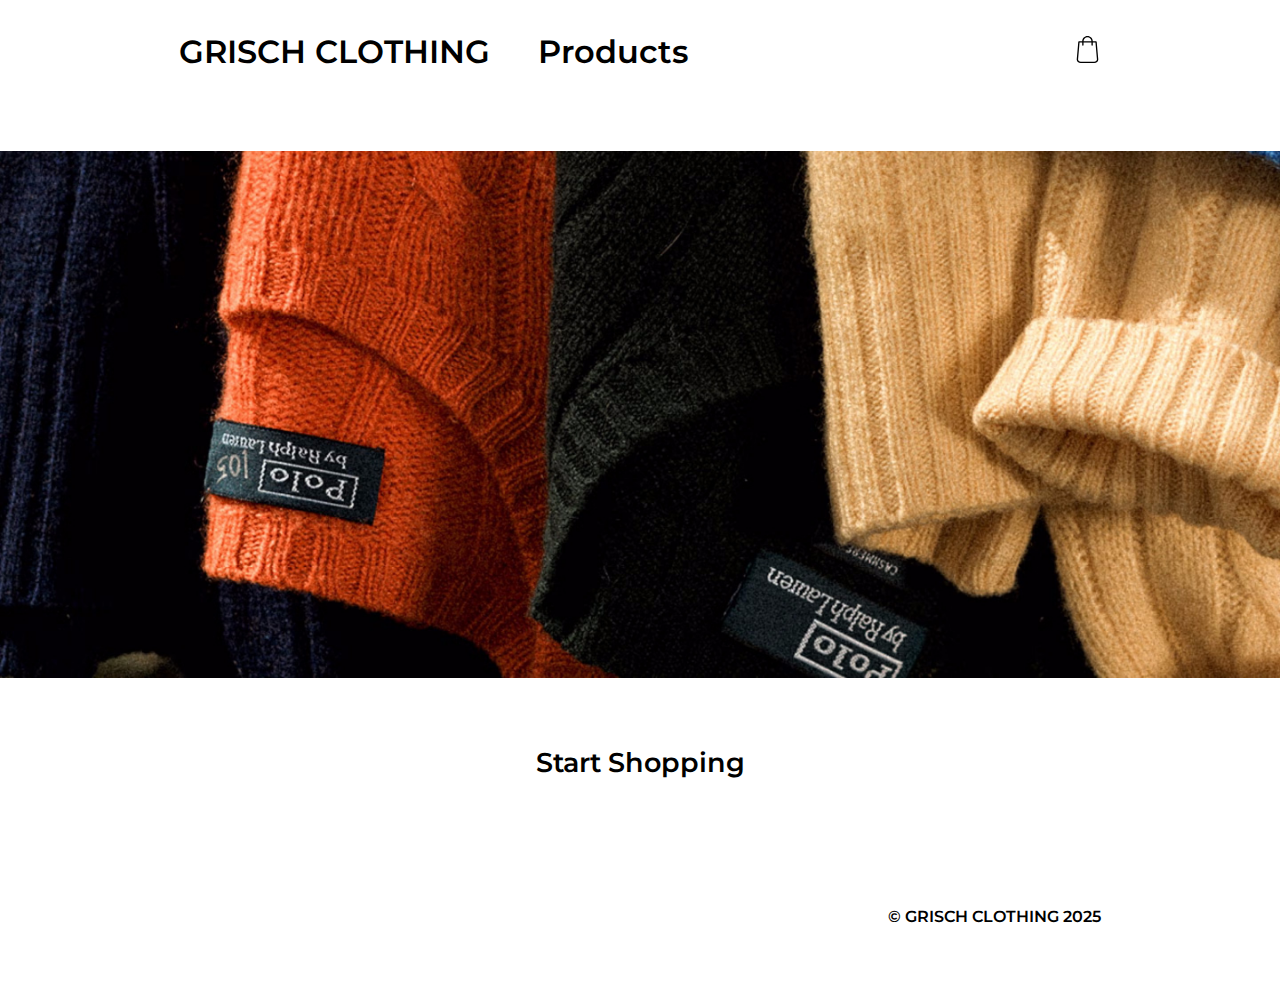
<file: index.html>
<!DOCTYPE html>
<html lang="en">
  <head>
    <meta charset="UTF-8" />
    <meta name="viewport" content="width=device-width, initial-scale=1.0" />
    <title>Grisch Clothing</title>

    <link rel="preconnect" href="https://fonts.googleapis.com" />
    <link rel="preconnect" href="https://fonts.gstatic.com" crossorigin />
    <link
      href="https://fonts.googleapis.com/css2?family=DM+Serif+Text:ital@0;1&family=Montserrat:ital,wght@0,100..900;1,100..900&display=swap"
      rel="stylesheet"
    />
    <link rel="stylesheet" href="CSS/main.css" />
  </head>
  <body>
    <header>
      <nav>
        <ul id="nav-bar">
          <li><a href="index.html">GRISCH CLOTHING</a></li>
          <li><a href="product-page.html">Products</a></li>
          <li>
            <a href="shopping-cart.html">
              <img
                src="Images\Navigation\shopping-bag.svg"
                alt="Shopping bag icon"
                id="shopping-bag-icon"
            /></a>
          </li>
        </ul>
      </nav>
    </header>
    <main>
      <a href="product-page.html"
        ><img
          src="Images\Homepage\Homepage-Cover-01.jpg"
          alt="Folded sweaters"
          id="folded-sweaters"
      /></a>
      <a id="start-shopping-text" href="product-page.html">Start Shopping</a>
    </main>
    <footer>
      <p>© GRISCH CLOTHING 2025</p>
    </footer>
  </body>
</html>
</file>
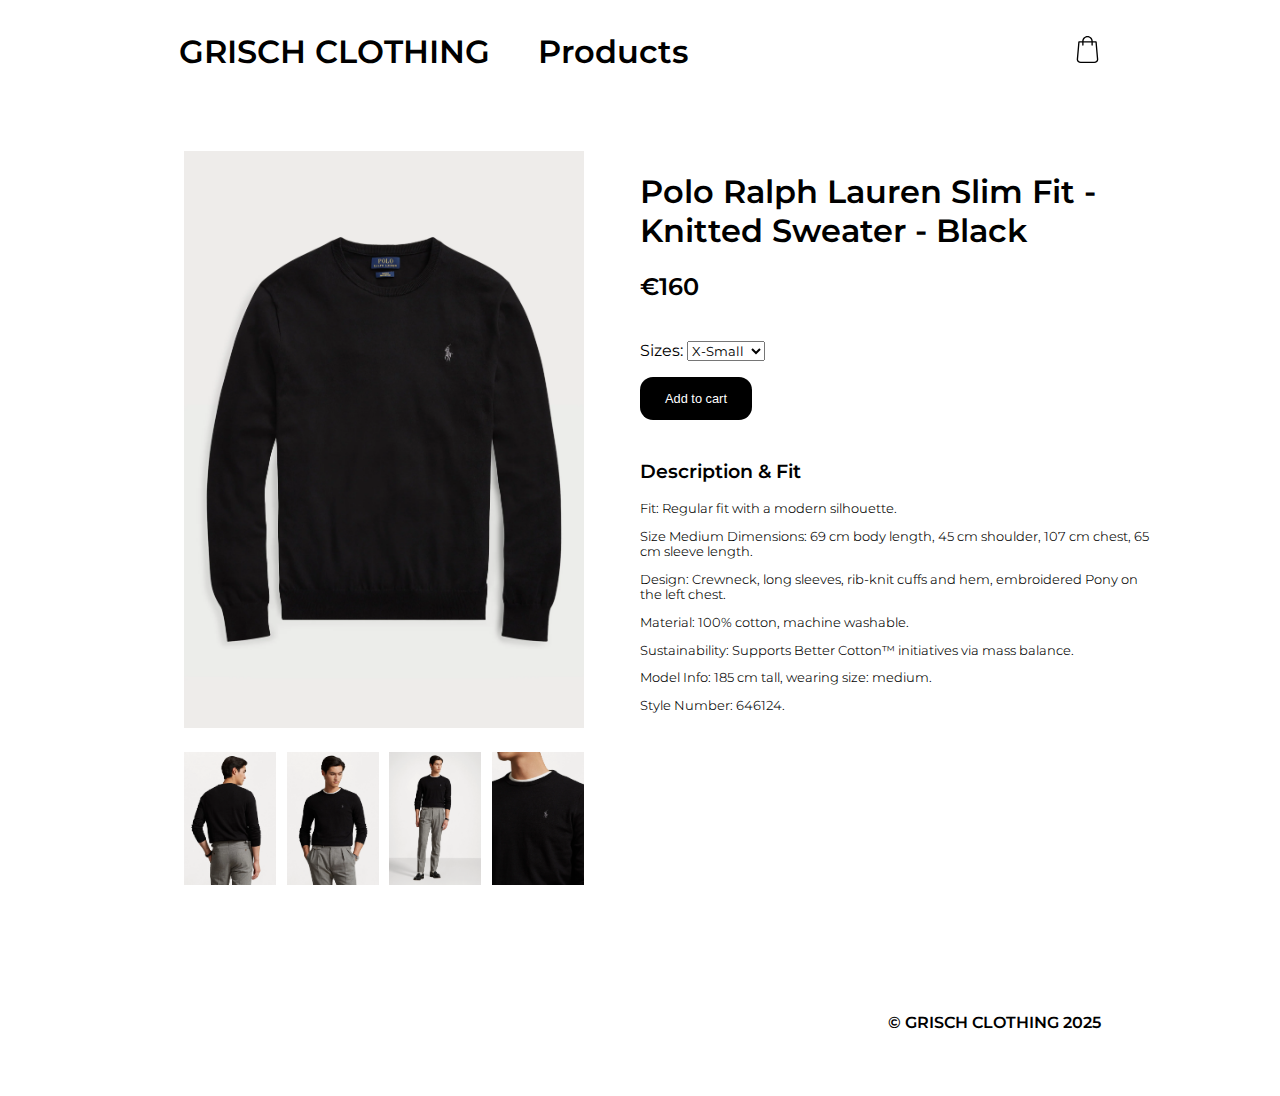
<file: detail-page.html>
<!DOCTYPE html>
<html lang="en">
  <head>
    <meta charset="UTF-8" />
    <meta name="viewport" content="width=device-width, initial-scale=1.0" />
    <title>Polo Ralph Lauren Knitted Sweater - Black</title>

    <link rel="preconnect" href="https://fonts.googleapis.com" />
    <link rel="preconnect" href="https://fonts.gstatic.com" crossorigin />
    <link
      href="https://fonts.googleapis.com/css2?family=DM+Serif+Text:ital@0;1&family=Montserrat:ital,wght@0,100..900;1,100..900&display=swap"
      rel="stylesheet"
    />
    <link rel="stylesheet" href="CSS/main.css" />
    <script src="JS/detail-page-add-to-cart.js" defer></script>
  </head>
  <body>
    <header>
      <nav>
        <ul id="nav-bar">
          <li><a href="index.html">GRISCH CLOTHING</a></li>
          <li><a href="product-page.html">Products</a></li>
          <li>
            <a href="shopping-cart.html">
              <img
                src="Images\Navigation\shopping-bag.svg"
                alt="Shopping bag icon"
                id="shopping-bag-icon"
            /></a>
          </li>
        </ul>
      </nav>
    </header>
    <main>
      <div class="detail-container">
        <div class="detail-images">
          <div class="featured-image">
            <img
              src="Images\Products\Product-Image-01(1).webp"
              alt="Polo Ralph Lauren Knitted Sweater - Black"
            />
          </div>
          <div class="flex-images">
            <img
              src="Images\Products\Product-Image-01(2).webp"
              alt="Polo Ralph Lauren Knitted Sweater - Black"
            />
            <img
              src="Images\Products\Product-Image-01(3).webp"
              alt="Polo Ralph Lauren Knitted Sweater - Black"
            />
            <img
              src="Images\Products\Product-Image-01(4).webp"
              alt="Polo Ralph Lauren Knitted Sweater - Black"
            />
            <img
              src="Images\Products\Product-Image-01(5).webp"
              alt="Polo Ralph Lauren Knitted Sweater - Black"
            />
          </div>
        </div>
        <div class="detail-info">
          <div id="product-title">
            <h1 id="item-name-sweater-one">
              Polo Ralph Lauren Slim Fit - Knitted Sweater - Black
            </h1>
          </div>
          <div>
            <h2 id="product-price">€160</h2>
          </div>
          <div class="product-size">
            <label for="sizes">Sizes: </label>
            <select id="sizes">
              <option value="xs">X-Small</option>
              <option value="small">Small</option>
              <option value="medium">Medium</option>
              <option value="large">Large</option>
              <option value="xl">X-Large</option>
            </select>
          </div>
          <button
            class="add-to-cart"
            id="button-polo-ralph-lauren-knitted-sweater-black"
          >
            Add to cart
          </button>
          <div class="product-info">
            <h3>Description & Fit</h3>
            <p>Fit: Regular fit with a modern silhouette.</p>
            <p>
              Size Medium Dimensions: 69 cm body length, 45 cm shoulder, 107 cm
              chest, 65 cm sleeve length.
            </p>
            <p>
              Design: Crewneck, long sleeves, rib-knit cuffs and hem,
              embroidered Pony on the left chest.
            </p>
            <p>Material: 100% cotton, machine washable.</p>
            <p>
              Sustainability: Supports Better Cotton™ initiatives via mass
              balance.
            </p>
            <p>Model Info: 185 cm tall, wearing size: medium.</p>
            <p>Style Number: 646124.</p>
          </div>
        </div>
      </div>
    </main>
    <footer>
      <p>© GRISCH CLOTHING 2025</p>
    </footer>
  </body>
</html>
</file>
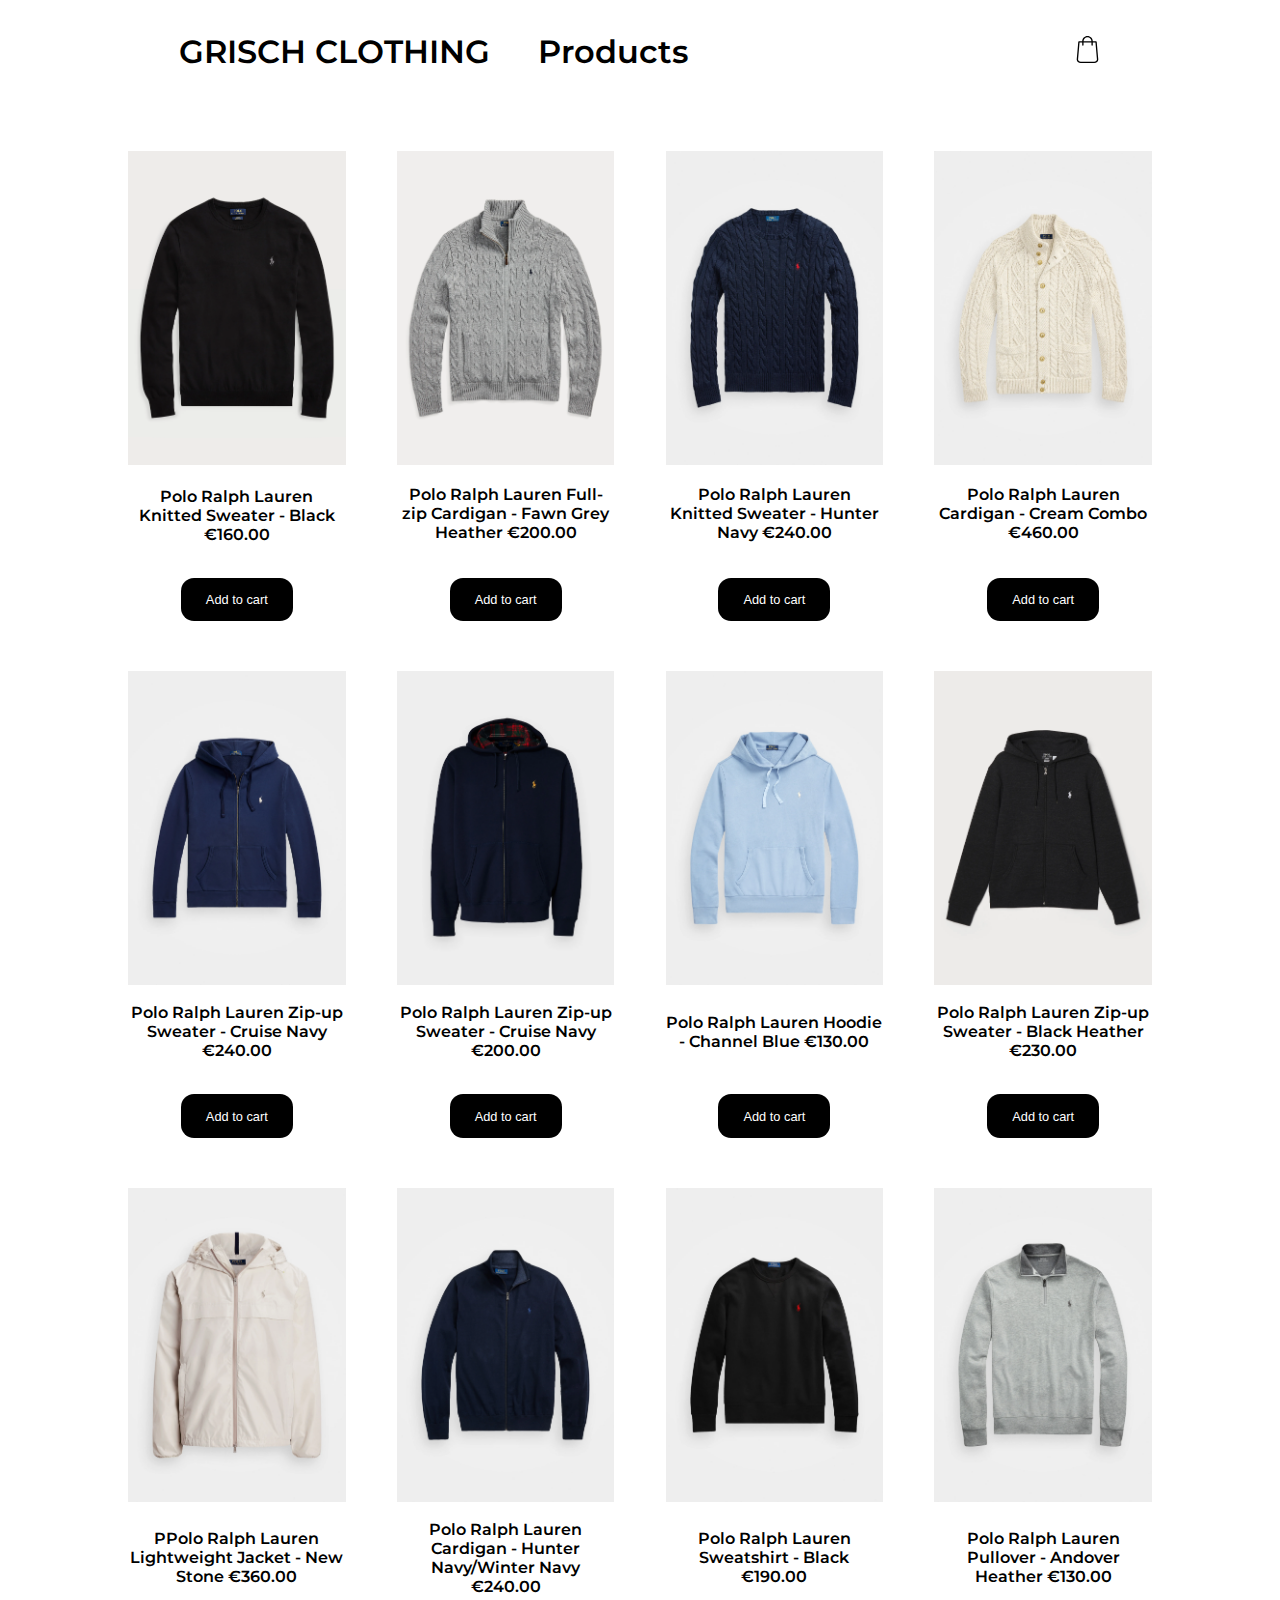
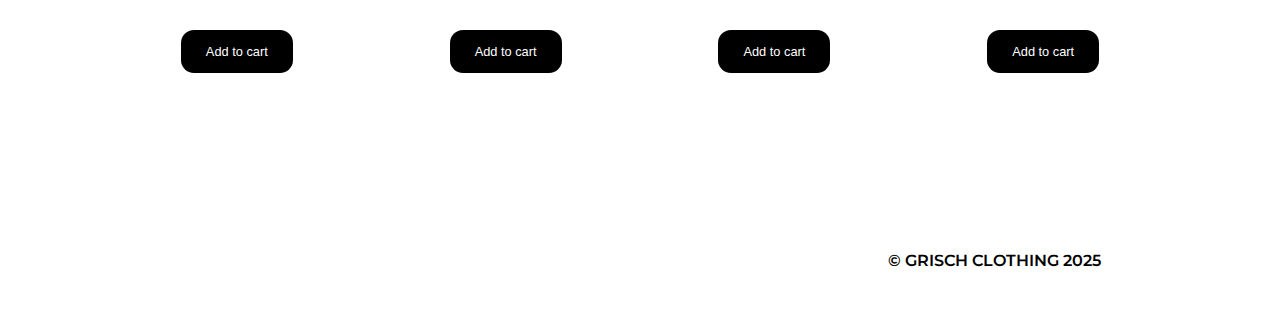
<file: product-page.html>
<!DOCTYPE html>
<html lang="en">
  <head>
    <meta charset="UTF-8" />
    <meta name="viewport" content="width=device-width, initial-scale=1.0" />
    <title>Grisch | Sweaters</title>

    <link rel="preconnect" href="https://fonts.googleapis.com" />
    <link rel="preconnect" href="https://fonts.gstatic.com" crossorigin />
    <link
      href="https://fonts.googleapis.com/css2?family=DM+Serif+Text:ital@0;1&family=Montserrat:ital,wght@0,100..900;1,100..900&display=swap"
      rel="stylesheet"
    />
    <link rel="stylesheet" href="CSS/main.css" />
    <script src="JS/add-to-cart.js" defer></script>
  </head>
  <body>
    <header>
      <nav>
        <ul id="nav-bar">
          <li><a href="index.html">GRISCH CLOTHING</a></li>
          <li><a href="product-page.html">Products</a></li>
          <li>
            <a href="shopping-cart.html">
              <img
                src="Images\Navigation\shopping-bag.svg"
                alt="Shopping bag icon"
                id="shopping-bag-icon"
            /></a>
          </li>
        </ul>
      </nav>
    </header>
    <main>
      <div class="product-grid">
        <div class="product-item">
          <a href="detail-page.html">
            <img
              src="Images\Products\Product-Image-01(1).webp"
              alt="Polo Ralph Lauren Knitted Sweater - Black"
          /></a>
          <p id="item-name-sweater-one">
            Polo Ralph Lauren Knitted Sweater - Black €160.00
          </p>
          <button
            class="add-to-cart"
            id="button-polo-ralph-lauren-knitted-sweater-black"
          >
            Add to cart
          </button>
        </div>

        <div class="product-item">
          <img
            src="Images\Products\Product-Image-02.webp"
            alt="Polo Ralph Lauren Full-zip Cardigan - Fawn Grey Heather"
          />
          <p id="item-name-sweater-two">
            Polo Ralph Lauren Full-zip Cardigan - Fawn Grey Heather €200.00
          </p>
          <button
            class="add-to-cart"
            id="button-polo-ralph-lauren-full-zip-cardigan-fawn-grey-heather"
          >
            Add to cart
          </button>
        </div>

        <div class="product-item">
          <img
            src="Images\Products\Product-Image-03.webp"
            alt="Polo Ralph Lauren Knitted Sweater - Hunter Navy"
          />
          <p>Polo Ralph Lauren Knitted Sweater - Hunter Navy €240.00</p>
          <button class="add-to-cart">Add to cart</button>
        </div>

        <div class="product-item">
          <img
            src="Images\Products\Product-Image-04.webp"
            alt="Polo Ralph Lauren Cardigan - Cream Combo"
          />
          <p>Polo Ralph Lauren Cardigan - Cream Combo €460.00</p>
          <button class="add-to-cart">Add to cart</button>
        </div>

        <div class="product-item">
          <img
            src="Images\Products\Product-Image-05.webp"
            alt="Polo Ralph Lauren Zip-up Sweater - Cruise Navy"
          />
          <p>Polo Ralph Lauren Zip-up Sweater - Cruise Navy €240.00</p>
          <button class="add-to-cart">Add to cart</button>
        </div>

        <div class="product-item">
          <img
            src="Images\Products\Product-Image-06.webp"
            alt="Polo Ralph Lauren Zip-up Sweater - Cruise Navy"
          />
          <p>Polo Ralph Lauren Zip-up Sweater - Cruise Navy €200.00</p>
          <button class="add-to-cart">Add to cart</button>
        </div>

        <div class="product-item">
          <img
            src="Images\Products\Product-Image-07.webp"
            alt="Polo Ralph Lauren Hoodie - Channel Blue"
          />
          <p>Polo Ralph Lauren Hoodie - Channel Blue €130.00</p>
          <button class="add-to-cart">Add to cart</button>
        </div>

        <div class="product-item">
          <img
            src="Images\Products\Product-Image-08.webp"
            alt="Polo Ralph Lauren Zip-up Sweater - Black Heather"
          />
          <p>Polo Ralph Lauren Zip-up Sweater - Black Heather €230.00</p>
          <button class="add-to-cart">Add to cart</button>
        </div>

        <div class="product-item">
          <img
            src="Images\Products\Product-Image-09.webp"
            alt="Polo Ralph Lauren Lightweight Jacket - New Stone"
          />
          <p>PPolo Ralph Lauren Lightweight Jacket - New Stone €360.00</p>
          <button class="add-to-cart">Add to cart</button>
        </div>

        <div class="product-item">
          <img
            src="Images\Products\Product-Image-10.webp"
            alt="Polo Ralph Lauren Cardigan - Hunter Navy/Winter Navy"
          />
          <p>Polo Ralph Lauren Cardigan - Hunter Navy/Winter Navy €240.00</p>
          <button class="add-to-cart">Add to cart</button>
        </div>

        <div class="product-item">
          <img
            src="Images\Products\Product-Image-11.webp"
            alt="Polo Ralph Lauren Sweatshirt - Black"
          />
          <p>Polo Ralph Lauren Sweatshirt - Black €190.00</p>
          <button class="add-to-cart">Add to cart</button>
        </div>

        <div class="product-item">
          <img
            src="Images\Products\Product-Image-12.webp"
            alt="Polo Ralph Lauren Pullover - Andover Heather"
          />
          <p>Polo Ralph Lauren Pullover - Andover Heather €130.00</p>
          <button class="add-to-cart">Add to cart</button>
        </div>
      </div>
    </main>
    <footer>
      <p>© GRISCH CLOTHING 2025</p>
    </footer>
  </body>
</html>
</file>
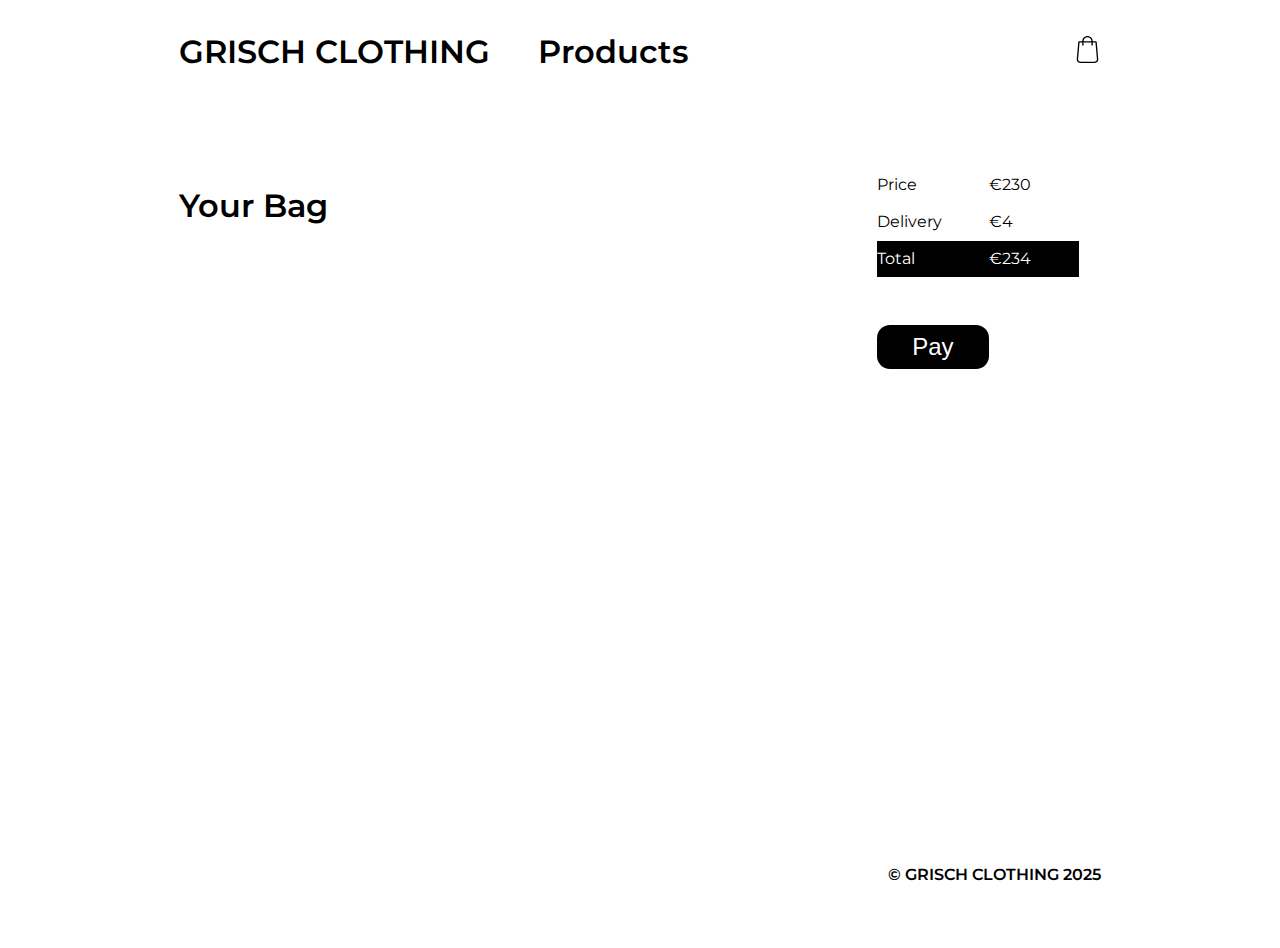
<file: shopping-cart.html>
<!DOCTYPE html>
<html lang="en">
  <head>
    <meta charset="UTF-8" />
    <meta name="viewport" content="width=device-width, initial-scale=1.0" />
    <title>Grisch | Your Bag</title>

    <link rel="preconnect" href="https://fonts.googleapis.com" />
    <link rel="preconnect" href="https://fonts.gstatic.com" crossorigin />
    <link
      href="https://fonts.googleapis.com/css2?family=DM+Serif+Text:ital@0;1&family=Montserrat:ital,wght@0,100..900;1,100..900&display=swap"
      rel="stylesheet"
    />
    <link rel="stylesheet" href="CSS/main.css" />
    <script src="JS/cart.js" defer></script>
  </head>
  <body>
    <header>
      <nav>
        <ul id="nav-bar">
          <li><a href="index.html">GRISCH CLOTHING</a></li>
          <li><a href="product-page.html">Products</a></li>
          <li>
            <a href="shopping-cart.html">
              <img
                src="Images\Navigation\shopping-bag.svg"
                alt="Shopping bag icon"
                id="shopping-bag-icon"
            /></a>
          </li>
        </ul>
      </nav>
    </header>
    <main id="shopping-cart-container">
      <ul id="shopping-cart">
        <h1>Your Bag</h1>
        <!-- Clothing Items that are in the cart will be added here through JS -->
      </ul>
      <div id="price-and-pay">
        <ul>
          <li>Price</li>
          <li>Delivery</li>
          <li class="black-background-color">Total</li>
          <button class="pay-button">Pay</button>
        </ul>
        <ul>
          <li>€230</li>
          <li>€4</li>
          <li class="black-background-color">€234</li>
        </ul>
      </div>
    </main>
    <footer>
      <p>© GRISCH CLOTHING 2025</p>
    </footer>
  </body>
</html>
</file>
<file: CSS/main.css>
/* GENERAL */

* {
  font-family: "Montserrat", serif;
  font-optical-sizing: auto;
}

body {
  margin: 0;
}

p {
  font-size: 1rem;
}

a,
p,
h1,
h2,
h3,
h4,
h5 {
  color: rgb(0, 0, 0);
  text-decoration: none;
  font-weight: 600;
}

ul {
  list-style: none;
  padding: 0;
}

/* NAVIGATION */

#nav-bar {
  padding: 0;
  display: flex;
  list-style: none;
  align-items: baseline;
  margin: 2rem 14% 5rem 14%;
  font-size: 2rem;
}

li:first-child {
  margin-right: 3rem;
}

li:last-child {
  margin-left: auto;
}

#shopping-bag-icon {
  width: 1.7rem;
}

/* FOOTER */

footer {
  text-align: right;
  margin: 8rem 14% 4rem;
}

/* INDEX / HOMEPAGE */

#folded-sweaters {
  width: 100%;
}

#start-shopping-text {
  margin: 4rem;
  font-size: 1.7em;
  display: flex;
  justify-content: center;
  align-items: center;
}

/* Shopping Cart */

#shopping-cart-container {
  margin: 0% 14% 30rem 14%;
  display: grid;
  grid-template-columns: 1fr 14rem;
  grid-auto-rows: auto;
  line-height: 2.3rem;
}

#price-and-pay {
  display: flex;
}

.black-background-color {
  background-color: black;
  color: white;
}

.pay-button {
  margin-top: 3rem;
  font-size: 1.5rem;
  background-color: rgb(0, 0, 0);
  color: white;
  border-style: none;
  border-radius: 13px;
  width: 7rem;
  height: 2.7rem;
  font-family: sans-serif;
  transition: all 0.35s ease;
  cursor: pointer;
}

.remove-button {
  font-size: 1rem;
  background-color: rgb(0, 0, 0);
  color: white;
  border-style: none;
  border-radius: 13px;
  width: 7rem;
  height: 2rem;
  font-family: sans-serif;
  transition: all 0.35s ease;
  cursor: pointer;
}

#pay-button:hover {
  background-color: rgba(0, 0, 0, 0.6);
}

.add-to-cart {
  margin-top: 1rem;
  font-size: 0.8rem;
  background-color: rgba(0, 0, 0, 1);
  color: white;
  border-style: none;
  border-radius: 13px;
  width: 7rem;
  height: 2.7rem;
  font-family: sans-serif;
  transition: all 0.35s ease;
  cursor: pointer;
}

.add-to-cart:hover {
  background-color: rgba(0, 0, 0, 0.6);
}

/*DETAIL PAGE*/
.detail-container {
  display: grid;
  margin-left: 10%;
  margin-right: 10%;
  grid-template-columns: 1fr 1fr;
}

.detail-images {
  display: grid;
  width: 400px;
  justify-self: center;
  justify-content: center;
}

.featured-image img {
  justify-self: center;
  width: 100%;
}

.flex-images {
  display: flex;
  width: 100%;
  margin-top: 5%;
  justify-content: space-between;
}

.flex-images img {
  width: 23%;
  height: auto;
  object-fit: cover;
  transition: all 0.5s ease;
}

.product-info p {
  font-weight: 350;
  font-size: 0.8rem;
}

.product-info {
  padding-top: 4%;
}

.product-size {
  padding-top: 4%;
}

.product-size select {
  outline: none;
}

/*PRODUCT PAGE*/
.product-grid {
  display: grid;
  grid-template-columns: repeat(2, 1fr 1fr);
  width: 80%;
  justify-self: center;
  grid-column-gap: 5%;
}

.product-item {
  display: flex;
  flex-direction: column;
  align-items: center;
  justify-content: space-between;
  justify-self: center;
  width: 100%;
  max-width: 250px;
  gap: 2px;
  text-align: center;
  margin-bottom: 50px;
}

.product-item img {
  width: 100%;
}

/* RESPONSIVE */

/*navigation-bar and detail page*/
@media screen and (max-width: 1000px) {
  #nav-bar {
    flex-direction: column;
  }
  li:last-child {
    margin-left: 0;
  }
  #product-title {
    font-size: 1em;
  }
  #product-price {
    font-size: 1.1em;
  }
  .product-grid {
    grid-column-gap: 5%;
  }
}

/*shopping cart and detail page*/
@media screen and (max-width: 1150px) {
  #shopping-cart-container {
    grid-template-columns: 1fr;
  }
  .detail-container {
    grid-column-gap: 5%;
  }
  .product-grid {
    grid-template-columns: 1fr 1fr 1fr;
  }
}

@media screen and (max-width: 767px) {
  .detail-container {
    grid-template-columns: 1fr;
    grid-row-gap: 3%;
    justify-content: center;
  }
  .detail-images {
    width: 80%;
  }
  #product-price {
    font-size: 1.1em;
  }
  .product-grid {
    grid-template-columns: 1fr 1fr;
  }
  .product-item a,
  p {
    font-size: 0.8rem;
  }
}

@media screen and (max-width: 676px) {
  #folded-sweaters {
    width: 100vw;
    height: 30vh;
    object-fit: cover;
    object-position: center;
    display: block;
  }
}

.product-item img:hover,
.flex-images img:hover {
  animation: hovereffect-in 0.4s ease-in-out forwards;
}

.product-item img,
.flex-images img {
  animation: hovereffect-out 0.4s ease-in-out forwards;
}

@keyframes hovereffect-in {
  0% {
    transform: scale(1);
    box-shadow: 0 0 0px transparent;
  }

  100% {
    transform: scale(1.05);
    box-shadow: 0 0 15px #00000073;
    cursor: pointer;
  }
}

@keyframes hovereffect-out { 
  0% {
    transform: scale(1.05);
    box-shadow: 0 0 15px #00000073;
    cursor: pointer;
  }

  100% {
    transform: scale(1);
    box-shadow: 0 0 0px transparent;
  }
}
</file>
